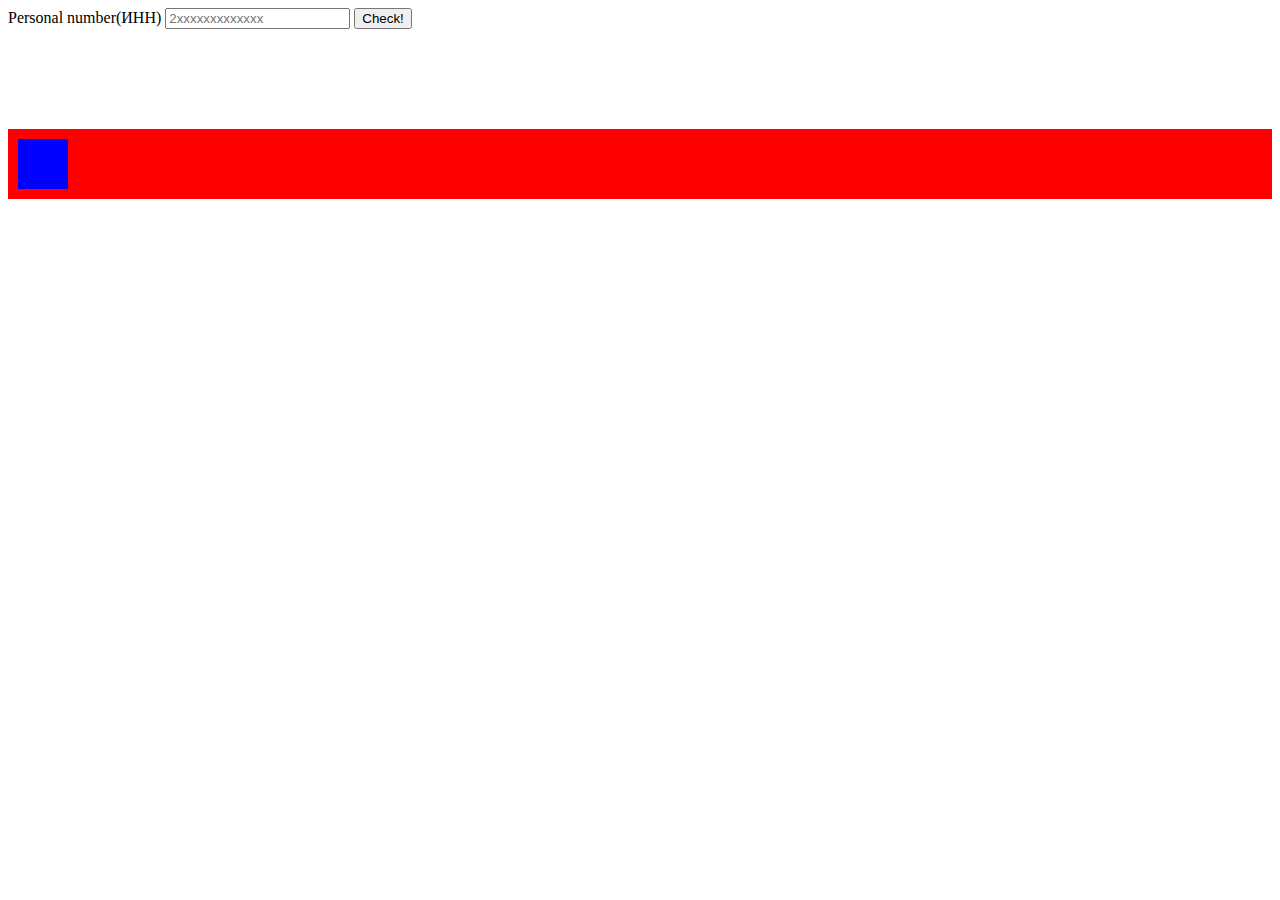
<file: HW1_Kurstan_17-01/index.html>
<!DOCTYPE html>
<html lang="en">
    <head>
        <meta charset="UTF-8">
        <meta http-equiv="X-UA-Compatible" content="IE=edge">
        <meta name="viewport" content="width=device-width, initial-scale=1.0">
        <title>Document</title>
        <link rel="stylesheet" href="css/style.css">
    </head>
    <body>
        <!-- Exercise 1 -->
        <div class="container">
            <label for="persnumInput">Personal number(ИНН)</label>
            <input class="persnumInput" placeholder="2xxxxxxxxxxxxx">
            <button class="persnumCheck">Check!</button>
            <span class="persnumResult"></span>
        </div>
        <!-- Exercise 2 -->
        <div class="bigBlock">
            <div class="smallBlock"></div>
        </div>
    </body>
    <script src="main.js"></script>
</html>
</file>
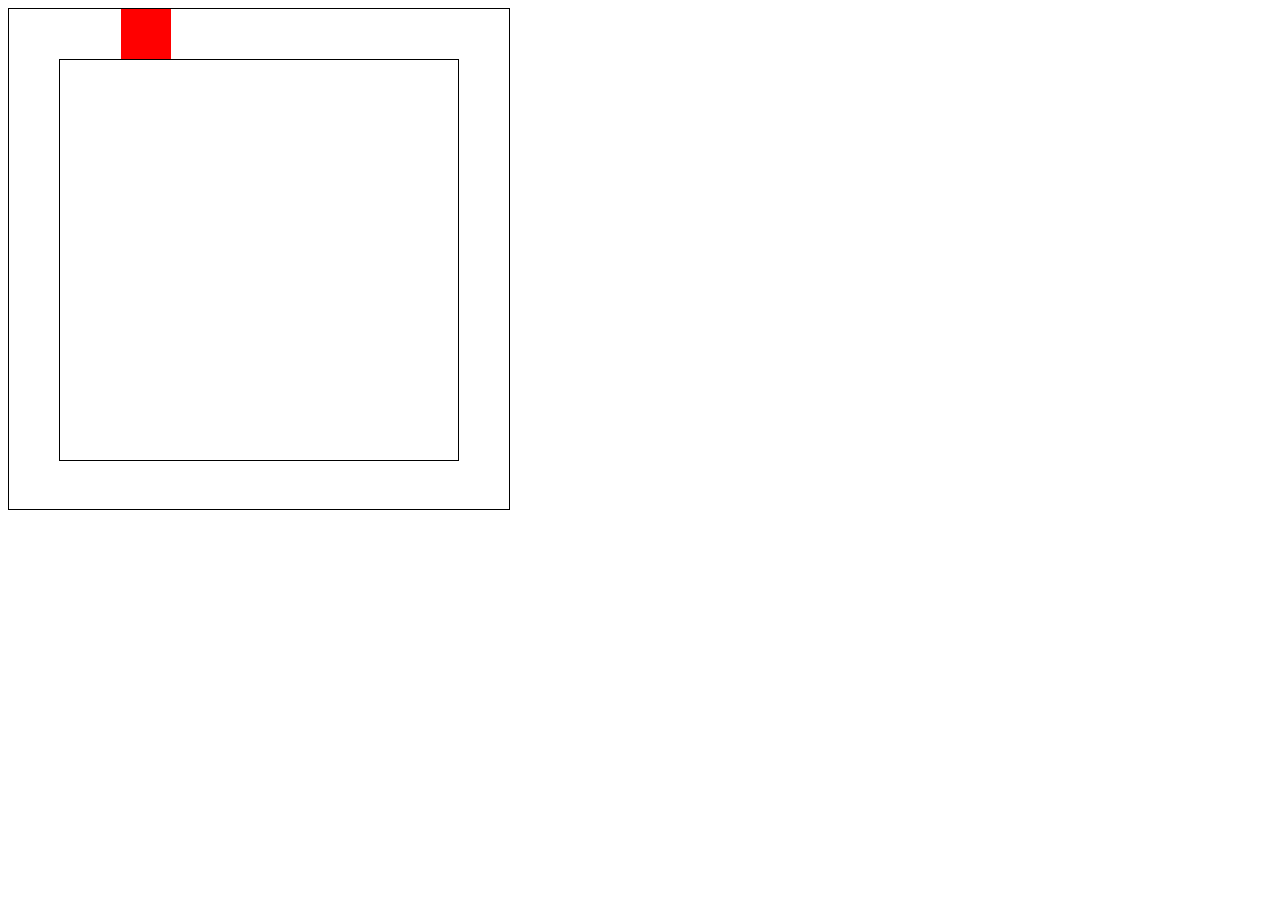
<file: HW2_Kurstan_17-01/index.html>
<!DOCTYPE html>
<html lang="en">
    <head>
        <meta charset="UTF-8">
        <meta http-equiv="X-UA-Compatible" content="IE=edge">
        <meta name="viewport" content="width=device-width, initial-scale=1.0">
        <title>Document</title>
        <link rel="stylesheet" href="css/style.css">
    </head>
    <body>
        <div class="box">
            <div class="block"></div>
            <div class="border"></div>
        </div>
    </body>
    <script src="app.js"></script>
</html>
</file>
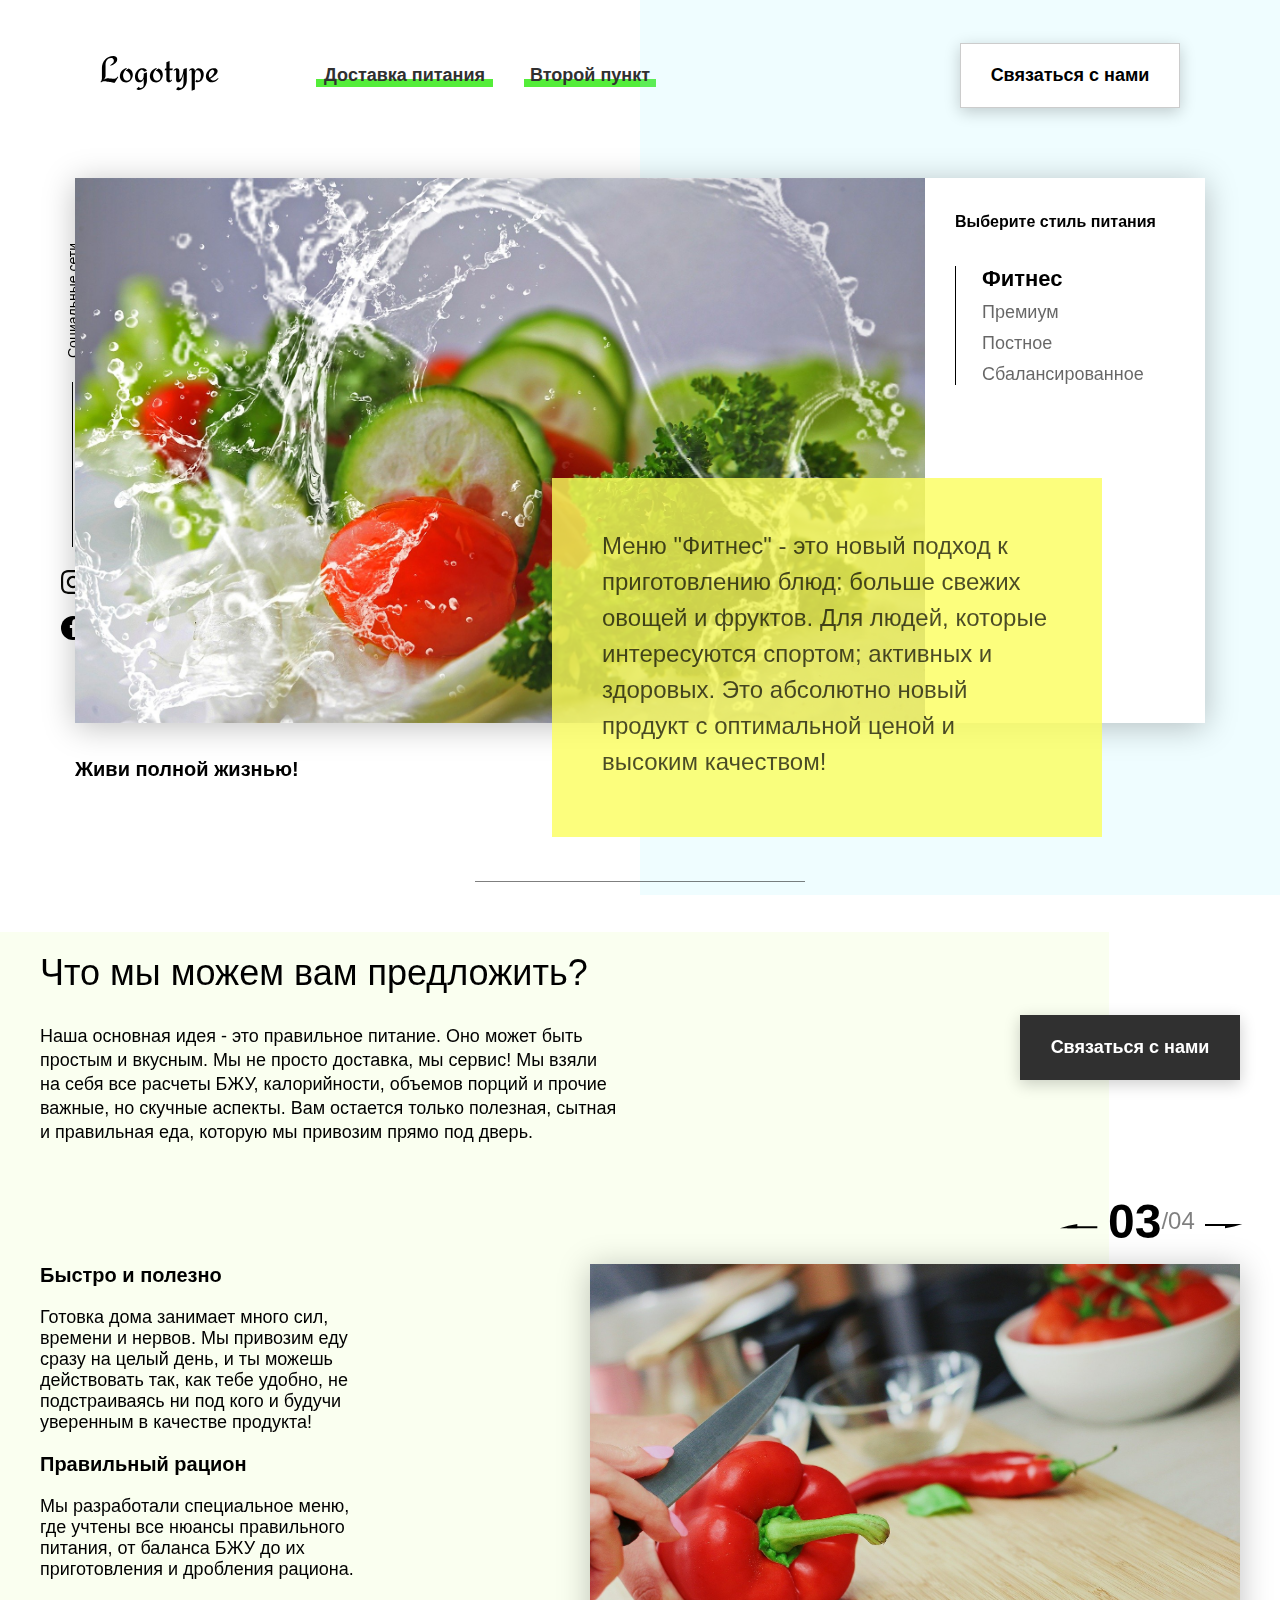
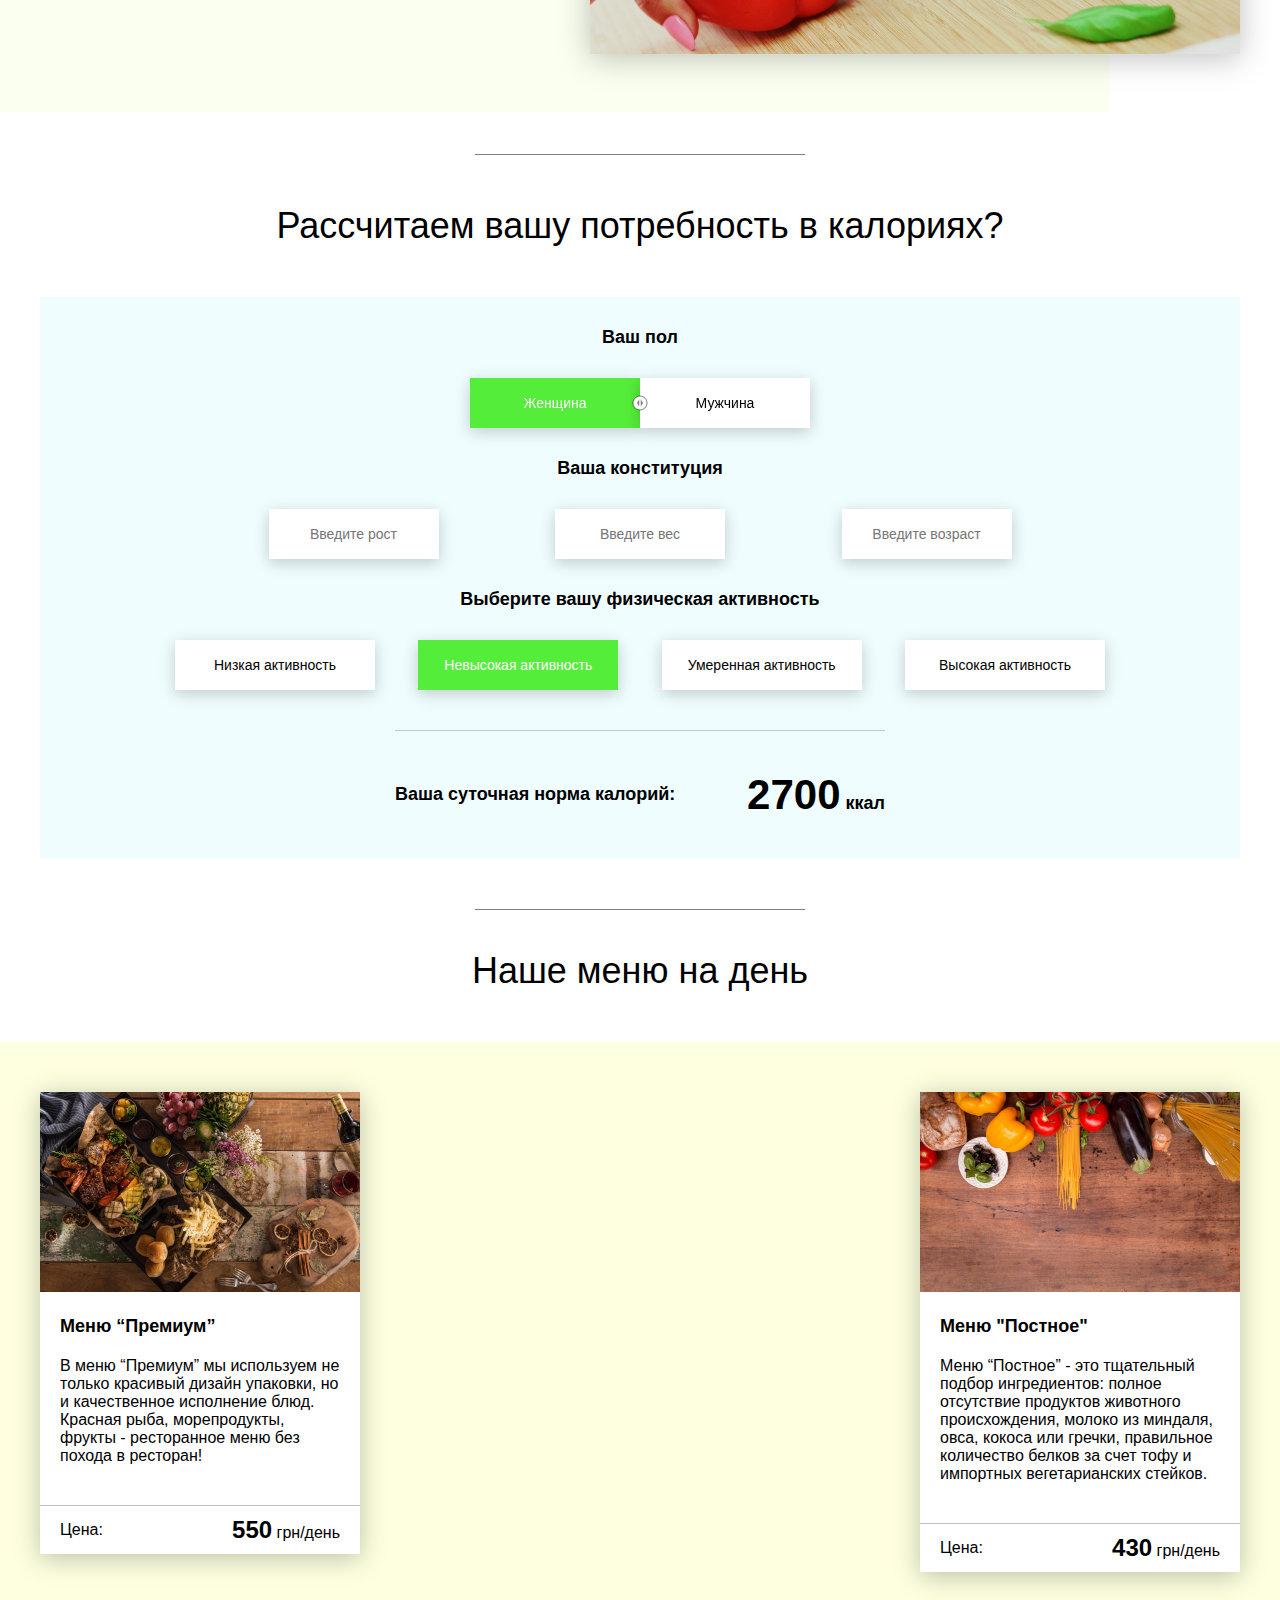
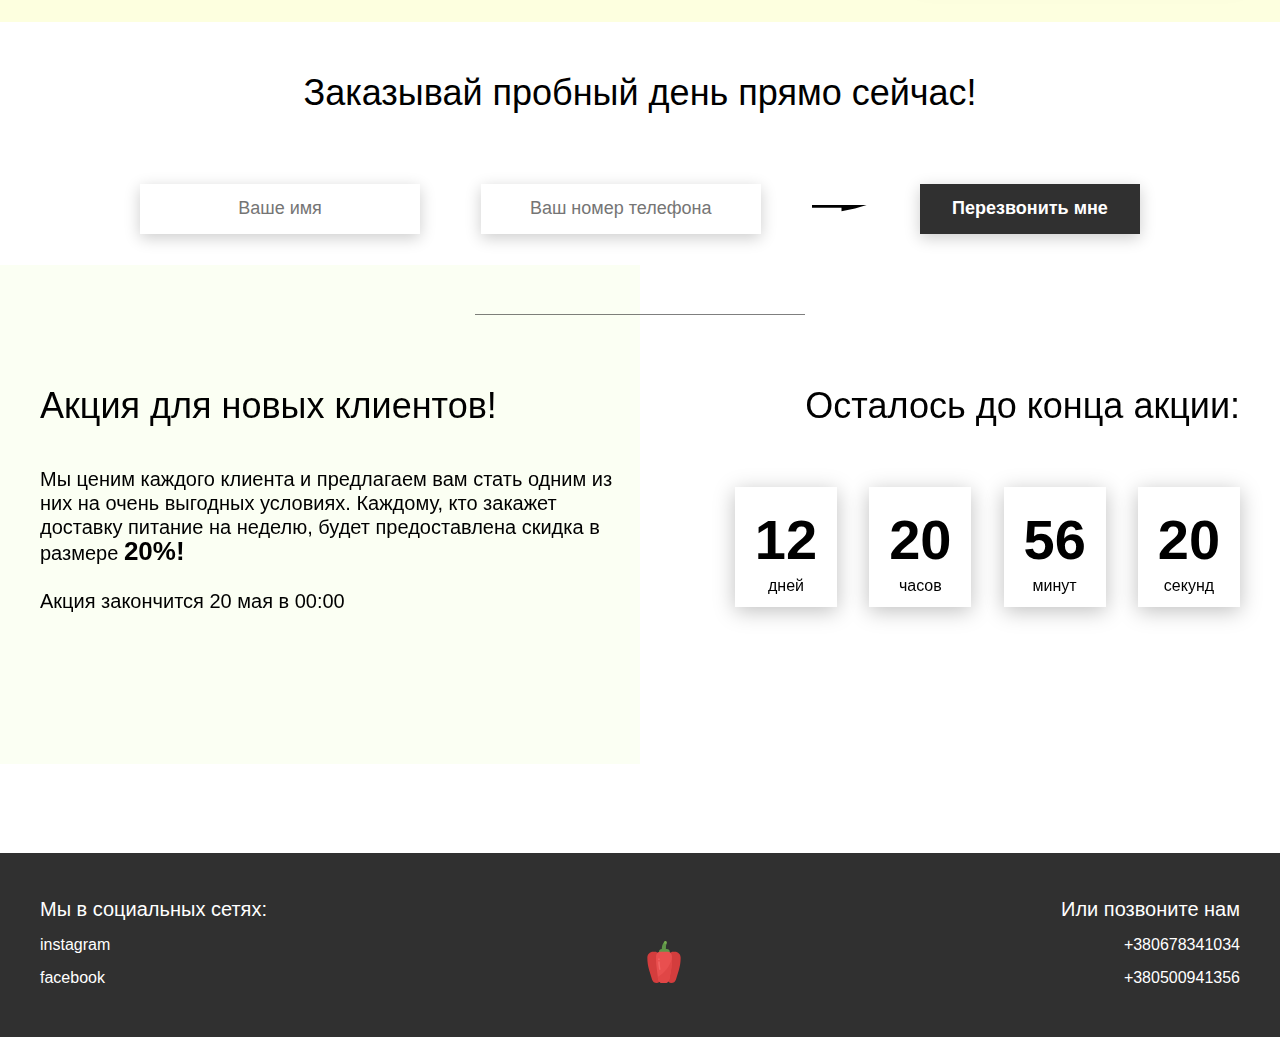
<file: HW3_Kurstan_17-01/index.html>
<!DOCTYPE html>
<html lang="en">
<head>
	<meta charset="UTF-8">
	<meta name="viewport" content="width=device-width, initial-scale=1.0">
	<title>Food</title>
	<link rel="stylesheet" href="css/style.css">
</head>
<body>
<header class="header">
	<div class="header__left-block">
		<div class="header__logo">
			<img src="icons/logo.svg" alt="Логотип">
		</div>
		<nav class="header__links">
			<a href="#" class="header__link">Доставка питания</a>
			<a href="#" class="header__link">Второй пункт</a>
		</nav>
	</div>
	<div class="header__right-block">
		<button data-modal class="btn btn_white">Связаться с нами</button>
	</div>
</header>
<div class="sidepanel">
	<div class="sidepanel__text"><span>Социальные сети</span></div>
	<div class="sidepanel__divider"></div>
	<a href="#" class="sidepanel__icon">
		<img src="icons/instagram.svg" alt="instagram">
	</a>
	<a href="#" class="sidepanel__icon">
		<img src="icons/facebook.svg" alt="facebook">
	</a>
</div>

<div class="preview">
	<div class="bgc_blue"></div>
	<div class="container">
		<div class="tabcontainer">
			<div class="tabcontent">
				<img src="img/tabs/vegy.jpg" alt="vegy">
				<div class="tabcontent__descr">
					Меню "Фитнес" - это новый подход к приготовлению блюд: больше свежих овощей и фруктов. Для людей,
					которые интересуются спортом; активных и здоровых. Это абсолютно новый продукт с оптимальной ценой и
					высоким качеством!
				</div>
			</div>
			<div class="tabcontent">
				<img src="img/tabs/elite.jpg" alt="elite">
				<div class="tabcontent__descr">
					Меню “Премиум” - мы используем не только красивый дизайн упаковки, но и качественное исполнение
					блюд. Красная рыба, морепродукты, фрукты - ресторанное меню без похода в ресторан!
				</div>
			</div>
			<div class="tabcontent">
				<img src="img/tabs/post.jpg" alt="post">
				<div class="tabcontent__descr">
					Наше специальное “Постное меню” - это тщательный подбор ингредиентов: полное отсутствие продуктов
					животного происхождения. Полная гармония с собой и природой в каждом элементе! Все будет Ом!
				</div>
			</div>
			<div class="tabcontent">
				<img src="img/tabs/hamburger.jpg" alt="vegy">
				<div class="tabcontent__descr">
					Меню "Сбалансированное" - это соответствие вашего рациона всем научным рекомендациям. Мы тщательно
					просчитываем вашу потребность в к/б/ж/у и создаем лучшие блюда для вас.
				</div>
			</div>
			<div class="tabheader">
				<h3>Выберите стиль питания</h3>
				<div class="tabheader__items">
					<div class="tabheader__item tabheader__item_active">Фитнес</div>
					<div class="tabheader__item">Премиум</div>
					<div class="tabheader__item">Постное</div>
					<div class="tabheader__item">Сбалансированное</div>
				</div>
			</div>
		</div>
		<div class="preview__life">Живи полной жизнью!</div>
	</div>
</div>

<div class="divider"></div>

<div class="offer">
	<div class="bgc_y"></div>
	<div class="container">
		<div class="offer__text">
			<h2 class="title">Что мы можем вам предложить?</h2>
			<div class="offer__descr">
				Наша основная идея - это правильное питание. Оно может быть простым и вкусным. Мы не просто доставка, мы
				сервис! Мы взяли на себя все расчеты БЖУ, калорийности, объемов порций и прочие важные, но скучные
				аспекты. Вам остается только полезная, сытная и правильная еда, которую мы привозим прямо под дверь.
			</div>
		</div>
		<div class="offer__action">
			<button data-modal class="btn btn_dark">Связаться с нами</button>
		</div>
	</div>
	<div class="container">
		<div class="offer__advantages">
			<h2>Быстро и полезно</h2>
			<div class="offer__advantages-text">
				Готовка дома занимает много сил, времени и нервов. Мы привозим еду сразу на целый день, и ты можешь
				действовать так, как тебе удобно, не подстраиваясь ни под кого и будучи уверенным в качестве продукта!
			</div>
			<h2>Правильный рацион</h2>
			<div class="offer__advantages-text">
				Мы разработали специальное меню, где учтены все нюансы правильного питания, от баланса БЖУ до их
				приготовления и дробления рациона.
			</div>
		</div>
		<div class="offer__slider">
			<div class="offer__slider-counter">
				<div class="offer__slider-prev">
					<img src="icons/left.svg" alt="prev">
				</div>
				<span id="current">03</span>
				/
				<span id="total">04</span>
				<div class="offer__slider-next">
					<img src="icons/right.svg" alt="next">
				</div>
			</div>
			<div class="offer__slider-wrapper">
				<div class="offer__slide">
					<img src="img/slider/pepper.jpg" alt="pepper">
				</div>
				<!-- <div class="offer__slide">
					<img src="img/slider/food-12.jpg" alt="food">
				</div>
				<div class="offer__slide">
					<img src="img/slider/olive-oil.jpg" alt="oil">
				</div>
				<div class="offer__slide">
					<img src="img/slider/paprika.jpg" alt="paprika">
				</div> -->
			</div>
		</div>
	</div>
</div>

<div class="divider"></div>

<div class="calculating">
	<div class="container">
		<h2 class="title">Рассчитаем вашу потребность в калориях?
		</h2>
		<div class="calculating__field">
			<div class="calculating__subtitle">
				Ваш пол
			</div>
			<div class="calculating__choose" id="gender">
				<div class="calculating__choose-item calculating__choose-item_active">Женщина</div>
				<div class="calculating__choose-item">Мужчина</div>
			</div>

			<div class="calculating__subtitle">
				Ваша конституция
			</div>
			<div class="calculating__choose calculating__choose_medium">
				<input type="text" id="height" placeholder="Введите рост" class="calculating__choose-item">
				<input type="text" id="weight" placeholder="Введите вес" class="calculating__choose-item">
				<input type="text" id="age" placeholder="Введите возраст" class="calculating__choose-item">
			</div>

			<div class="calculating__subtitle">
				Выберите вашу физическая активность
			</div>
			<div class="calculating__choose calculating__choose_big">
				<div id="low" class="calculating__choose-item">Низкая активность</div>
				<div id="small" class="calculating__choose-item calculating__choose-item_active">Невысокая активность
				</div>
				<div id="medium" class="calculating__choose-item">Умеренная активность</div>
				<div id="high" class="calculating__choose-item">Высокая активность</div>
			</div>

			<div class="calculating__divider"></div>

			<div class="calculating__total">
				<div class="calculating__subtitle">
					Ваша суточная норма калорий:
				</div>
				<div class="calculating__result">
					<span>2700</span> ккал
				</div>
			</div>
		</div>
	</div>
</div>

<div class="divider"></div>

<div class="menu">
	<h2 class="title">Наше меню на день</h2>

	<div class="menu__field">
		<div id="cardWrapper" class="container">
			<div class="menu__item">
				<img src="img/tabs/elite.jpg" alt="elite">
				<h3 class="menu__item-subtitle">Меню “Премиум”</h3>
				<div class="menu__item-descr">В меню “Премиум” мы используем не только красивый дизайн упаковки, но и
					качественное исполнение блюд. Красная рыба, морепродукты, фрукты - ресторанное меню без похода в
					ресторан!
				</div>
				<div class="menu__item-divider"></div>
				<div class="menu__item-price">
					<div class="menu__item-cost">Цена:</div>
					<div class="menu__item-total"><span>550</span> грн/день</div>
				</div>
			</div>
			<div class="menu__item">
				<img src="img/tabs/post.jpg" alt="post">
				<h3 class="menu__item-subtitle">Меню "Постное"</h3>
				<div class="menu__item-descr">Меню “Постное” - это тщательный подбор ингредиентов: полное отсутствие
					продуктов животного происхождения, молоко из миндаля, овса, кокоса или гречки, правильное количество
					белков за счет тофу и импортных вегетарианских стейков.
				</div>
				<div class="menu__item-divider"></div>
				<div class="menu__item-price">
					<div class="menu__item-cost">Цена:</div>
					<div class="menu__item-total"><span>430</span> грн/день</div>
				</div>
			</div>
		</div>
	</div>
</div>

<div class="order">
	<div class="container">
		<div class="title">Заказывай пробный день прямо сейчас!</div>
		<form action="#" class="order__form">
			<input required placeholder="Ваше имя" name="name" type="text" class="order__input">
			<input required placeholder="Ваш номер телефона" name="phone" type="phone" class="order__input">
			<img src="icons/right.svg" alt="right">
			<button class="btn btn_dark btn_min">Перезвонить мне</button>
		</form>
	</div>
</div>

<div class="divider"></div>

<div class="promotion">
	<div class="bgc_y"></div>
	<div class="container">
		<div class="promotion__text">
			<div class="title">Акция для новых клиентов!</div>
			<div class="promotion__descr">
				Мы ценим каждого клиента и предлагаем вам стать одним из них на очень выгодных условиях.
				Каждому, кто закажет доставку питание на неделю, будет предоставлена скидка в размере <span>20%!</span>
				<br><br>
				Акция закончится 20 мая в 00:00
			</div>
		</div>
		<div class="promotion__timer">
			<div class="title">Осталось до конца акции:</div>
			<div class="timer">
				<div class="timer__block">
					<span id="days">12</span>
					дней
				</div>
				<div class="timer__block">
					<span id="hours">20</span>
					часов
				</div>
				<div class="timer__block">
					<span id="minutes">56</span>
					минут
				</div>
				<div class="timer__block">
					<span id="seconds">20</span>
					секунд
				</div>
			</div>
		</div>
	</div>
</div>

<footer class="footer">
	<div class="container">
		<div class="social">
			<div class="subtitle">Мы в социальных сетях:</div>
			<a href="#" class="link">instagram</a>
			<a href="#" class="link">facebook</a>
		</div>
		<div class="pepper">
			<img src="icons/veg.svg" alt="pepper">
		</div>
		<div class="call">
			<div class="subtitle">Или позвоните нам</div>
			<a href="#" class="link">+380678341034</a>
			<a href="#" class="link">+380500941356</a>
		</div>
	</div>
</footer>

<div class="modal">
	<div class="modal__dialog">
		<div class="modal__content">
			<form action="#">
				<div class="modal__close">&times;</div>
				<div class="modal__title">Мы свяжемся с вами как можно быстрее!</div>
				<input required placeholder="Ваше имя" name="name" type="text" class="modal__input">
				<input required placeholder="Ваш номер телефона" name="phone" type="phone" class="modal__input">
				<button class="btn btn_dark btn_min">Перезвонить мне</button>
			</form>
		</div>
	</div>
</div>
<script src="js/app.js"></script>
</body>
</html>
</file>
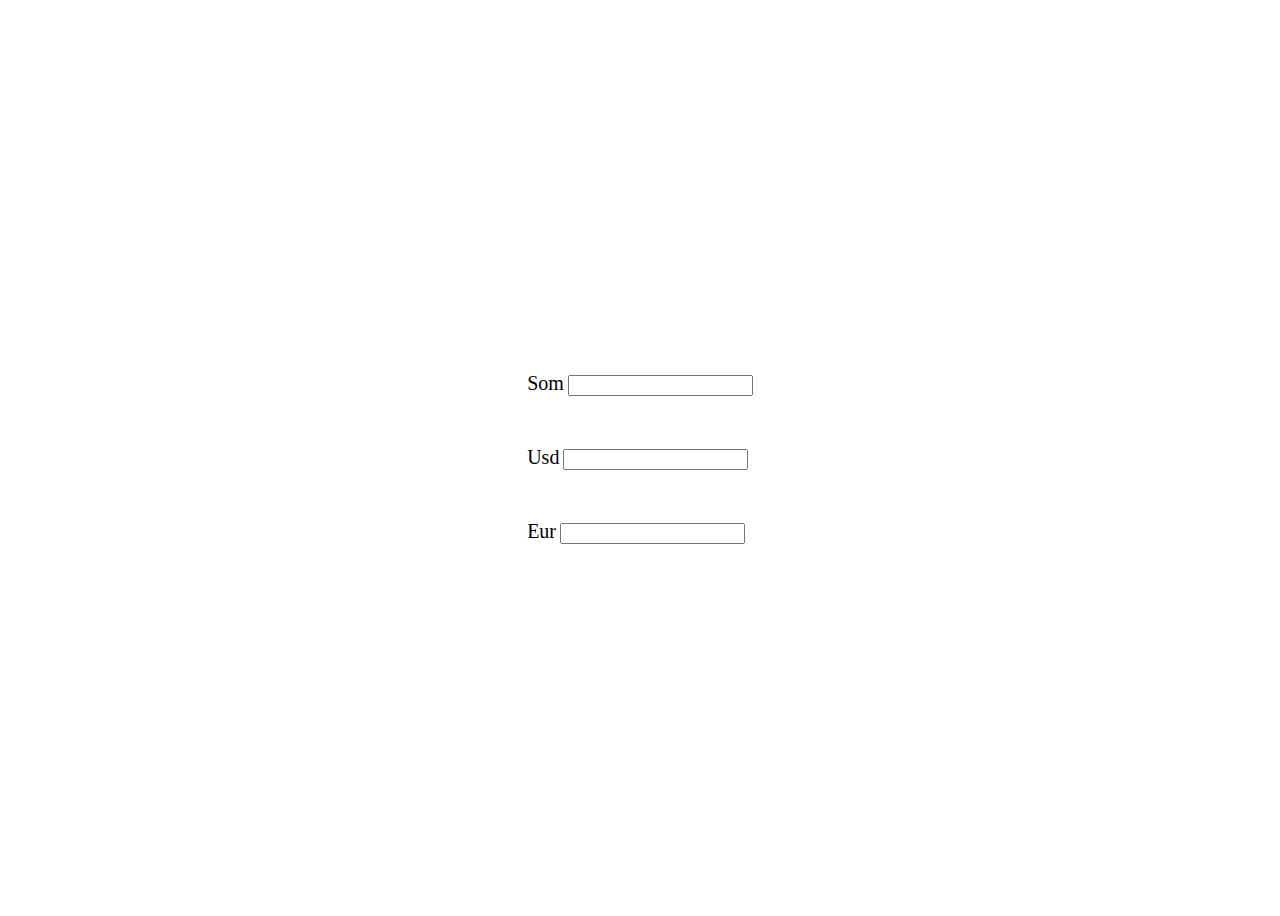
<file: HW5_Kurstan_17-01/ex_1/index.html>
<!DOCTYPE html>
<html lang="en">
<head>
    <meta charset="UTF-8">
    <meta http-equiv="X-UA-Compatible" content="IE=edge">
    <meta name="viewport" content="width=device-width, initial-scale=1.0">
    <title>Document</title>
    <style>
        body {
            display: flex;
            align-items: center;
            justify-content: center;
            height: 100vh;
        }

        .wrapper > div {
            display: flex;
            flex-direction: column;
        }
        .usd {
            margin-top: 50px;
        }
        .eur{
            margin-top: 50px;
        }
        input {
            padding: 10px, 20px; 
        }
        label {
            font-size: 20px;
        }
    </style>
</head>
<body>
    <div class="wrpapper">
        <div class="som">
            <label for="som">Som</label>
            <input id="som" type="number">
        </div>
        <div class="usd">
            <label for="usd">Usd</label>
            <input id="usd" type="number">
        </div>
        <div class="eur">
            <label for="eur">Eur</label>
            <input id="eur" type="number">
        </div>
    </div>
</body>
<script src="app.js"></script>
</html>
</file>
<file: HW1_Kurstan_17-01/css/style.css>
.bigBlock {
    position: relative;
    width: 100%;
    height: 70px;
    background-color: red;
    margin: 100px auto;
}

.smallBlock {
    margin: 10px;
    position: absolute;
    width: 50px;
    height: 50px;
    background-color: blue;
}
</file>
<file: HW2_Kurstan_17-01/css/style.css>
.box {
    width: 500px;
    height: 500px;
    border: 1px solid;
    position: relative;
}

.block {
    width: 50px;
    height: 50px; 
    background-color: red;
    position: absolute;
}

.border {
    width: 400x;
    height: 400px;
    margin: 50px;
    border: 1px solid;
}
</file>
<file: HW3_Kurstan_17-01/css/style.css>
* {
    box-sizing: border-box;
    margin: 0;
    padding: 0;
    font-family: Roboto, sans-serif;
}

a {
    text-decoration: none;
}

.btn {
    width: 220px;
    height: 65px;
    display: flex;
    justify-content: center;
    align-items: center;
    background-color: #fff;
    font-size: 18px;
    font-weight: 700;
    border: 1px solid rgba(0, 0, 0, 0.2);
    box-shadow: 0 4px 15px rgba(0, 0, 0, 0.2);
    cursor: pointer;
    transition: 0.3s all;
    outline: 0;
}

.btn_white {
    background-color: #fff;
}

.btn_dark {
    background-color: #303030;
    color: #fff;
    border: none;
}

.btn_min {
    height: 50px;
}

.btn:hover {
    box-shadow: 0 4px 30px rgba(0, 0, 0, 0.3);
}

.container {
    max-width: 1200px;
    margin: 0 auto;
}

.divider {
    width: 330px;
    height: 1px;
    margin: 0 auto;
    background-color: rgba(0, 0, 0, 0.5);
}

.title {
    font-size: 36px;
    font-weight: 400;
}

.header {
    display: flex;
    justify-content: space-between;
    align-items: center;
    height: 150px;
    padding: 0 100px;
}

.header__left-block {
    display: flex;
    justify-content: space-between;
    min-width: 550px;
}

.header__logo {
    max-width: 170px;
}

.header__logo img {
    width: 100%;
}

.header__links {
    display: flex;
    align-items: center;
}

.header__link {
    position: relative;
    margin-right: 45px;
    font-weight: 700;
    font-size: 18px;
    color: #303030;
}

.header__link:after {
    content: "";
    position: absolute;
    display: block;
    width: 110%;
    left: -5%;
    bottom: -1px;
    z-index: -1;
    height: 8px;
    background: #54ed39;
}

.header__link:last-child {
    margin-right: 0;
}

.sidepanel {
    position: fixed;
    left: 60px;
    top: 240px;
    height: 400px;
    width: 25px;
    display: flex;
    flex-direction: column;
    justify-content: space-between;
    align-items: center;
}

.sidepanel__text {
    width: 120px;
    height: 120px;
    font-size: 14px;
}

.sidepanel__text span {
    display: flex;
    transform: rotate(-90deg) translateX(-50px);
}

.sidepanel__divider {
    width: 1px;
    height: 165px;
    background-color: #000;
}

.sidepanel__icon {
    width: 24px;
    height: 24px;
}

.sidepanel__icon img {
    width: 100%;
}

.preview {
    padding: 28px 0 100px 0;
    position: relative;
}

.preview__life {
    font-weight: 700;
    font-size: 20px;
    margin-left: 35px;
    margin-top: 35px;
}

.bgc_blue {
    position: absolute;
    right: 0;
    top: -155px;
    width: 50vw;
    height: 900px;
    background: rgba(146, 242, 255, 0.15);
    z-index: -1;
}

.tabcontainer {
    display: flex;
    width: 1130px;
    margin: 0 auto;
    box-shadow: 0 4px 30px rgba(0, 0, 0, 0.25);
}

.tabcontent {
    width: 850px;
    position: relative;
}

.tabcontent img {
    width: 100%;
    height: 100%;
    object-fit: cover;
}

.tabcontent__descr {
    position: absolute;
    top: 300px;
    right: -177px;
    width: 550px;
    height: 359px;
    background: rgba(251, 254, 93, 0.8);
    padding: 50px;
    font-size: 24px;
    font-weight: 300;
    line-height: 36px;
    color: rgba(0, 0, 0, 0.7);
}

.tabheader {
    width: 280px;
    padding: 35px 30px;
    background-color: #fff;
}

.tabheader h3 {
    font-weight: 700;
    font-size: 16px;
}

.tabheader__items {
    margin-top: 35px;
    padding-left: 26px;
    border-left: 1px solid #000;
}

.tabheader__item {
    font-weight: 700;
    font-size: 18px;
    font-weight: 300;
    margin-top: 10px;
    color: rgba(0, 0, 0, 0.6);
    cursor: pointer;
    transition: 0.3s all;
}

.tabheader__item_active {
    color: #000;
    font-size: 22px;
    font-weight: 700;
}

.offer {
    padding: 70px 0 100px 0;
    position: relative;
}

.offer .container {
    display: flex;
    justify-content: space-between;
}

.offer .bgc_y {
    position: absolute;
    width: 1109px;
    height: 780px;
    background: rgba(243, 255, 222, 0.45);
    z-index: -1;
    top: 50px;
}

.offer__text {
    width: 580px;
}

.offer__descr {
    font-size: 18px;
    margin-top: 30px;
    font-weight: 300;
    line-height: 24px;
}

.offer__action {
    display: flex;
    align-items: center;
    justify-content: flex-end;
}

.offer__advantages {
    width: 330px;
    margin-top: 50px;
}

.offer__advantages h2 {
    font-weight: 700;
    font-size: 20px;
    margin-top: 20px;
}

.offer__advantages h2:first-child {
    margin-top: 70px;
}

.offer__advantages-text {
    margin-top: 20px;
    font-size: 18px;
    font-weight: 300;
    line-height: 21px;
}

.offer__slider {
    width: 650px;
    margin-top: 50px;
    display: flex;
    flex-direction: column;
    align-items: flex-end;
}

.offer__slider-counter {
    display: flex;
    width: 180px;
    align-items: center;
    font-size: 24px;
    color: rgba(0, 0, 0, 0.5);
}

.offer__slider-wrapper {
    width: 100%;
    margin-top: 15px;
    box-shadow: 0 4px 30px rgba(0, 0, 0, 0.25);
}

.offer__slider-prev {
    margin-right: 10px;
    cursor: pointer;
}

.offer__slider-next {
    margin-left: 10px;
    cursor: pointer;
}

.offer__slider #current {
    font-size: 48px;
    font-weight: 700;
    color: #000;
}

.offer__slide {
    width: 100%;
    height: 390px;
}

.offer__slide img {
    width: 100%;
    height: 100%;
    object-fit: cover;
}

.calculating {
    padding: 50px 0;
}

.calculating .title {
    text-align: center;
}

.calculating__field {
    width: 100%;
    margin-top: 50px;
    background: rgba(146, 242, 255, 0.15);
    padding: 30px 0 40px 0;
}

.calculating__subtitle {
    text-align: center;
    font-size: 18px;
    font-weight: 700;
    margin-top: 30px;
}

.calculating__subtitle:first-child {
    margin-top: 0;
}

.calculating #gender:after {
    content: "";
    position: absolute;
    top: 50%;
    transform: translateY(-50%);
    display: block;
    width: 16px;
    height: 16px;
    background: url(../icons/switch.svg) center center/cover no-repeat;
}

.calculating__choose {
    position: relative;
    display: flex;
    margin-top: 30px;
    justify-content: center;
}

.calculating__choose-item {
    display: flex;
    align-items: center;
    justify-content: center;
    width: 170px;
    height: 50px;
    padding: 0 10px;
    background: #fff;
    box-shadow: 0 4px 15px rgba(0, 0, 0, 0.2);
    border: none;
    text-align: center;
    font-size: 14px;
    cursor: pointer;
    outline: 0;
    transition: 0.3s all;
}

.calculating__choose-item_active {
    color: #fff;
    background-color: #54ed39;
}

.calculating__choose_medium {
    width: 743px;
    justify-content: space-between;
    margin: 30px auto 0 auto;
}

.calculating__choose_big {
    width: 930px;
    justify-content: space-between;
    margin: 30px auto 0 auto;
}

.calculating__choose_big .calculating__choose-item {
    width: 200px;
}

.calculating__divider {
    width: 490px;
    height: 1px;
    margin: 40px auto;
    background-color: rgba(0, 0, 0, 0.2);
}

.calculating__total {
    width: 490px;
    margin: 0 auto;
    display: flex;
    justify-content: space-between;
    align-items: center;
}

.calculating__result {
    font-size: 18px;
    font-weight: 700;
}

.calculating__result span {
    font-size: 42px;
}

.menu {
    padding: 40px 0 50px 0;
}

.menu .container {
    display: flex;
    justify-content: space-between;
    align-items: flex-start;
}

.menu .title {
    text-align: center;
}

.menu__field {
    margin-top: 50px;
    padding: 50px 0;
    width: 100%;
    background: rgba(249, 254, 126, 0.25);
}

.menu__item {
    width: 320px;
    min-height: 450px;
    background: #fff;
    box-shadow: 0 4px 25px rgba(0, 0, 0, 0.25);
    font-size: 16px;
    font-weight: 300;
}

.menu__item img {
    width: 100%;
    height: 200px;
    object-fit: cover;
}

.menu__item-subtitle {
    font-weight: 700;
    font-size: 18px;
    padding: 0 20px;
    margin-top: 20px;
}

.menu__item-descr {
    margin-top: 20px;
    padding: 0 20px;
}

.menu__item-divider {
    width: 100%;
    height: 1px;
    background-color: rgba(0, 0, 0, 0.25);
    margin-top: 40px;
}

.menu__item-price {
    display: flex;
    justify-content: space-between;
    align-items: center;
    padding: 10px 20px;
}

.menu__item-price span {
    font-size: 24px;
    font-weight: 700;
}

.order {
    padding-bottom: 80px;
}

.order .title {
    text-align: center;
}

.order__form {
    margin-top: 70px;
    padding: 0 100px;
    display: flex;
    justify-content: space-between;
    align-items: center;
}

.order__form img {
    transform: scale(1.5);
}

.order__input {
    width: 280px;
    height: 50px;
    background: #fff;
    box-shadow: 0 4px 15px rgba(0, 0, 0, 0.2);
    border: none;
    font-size: 18px;
    text-align: center;
    padding: 0 20px;
    outline: 0;
}

.promotion {
    padding: 70px 0 240px 0;
    position: relative;
}

.promotion .container {
    display: flex;
}

.promotion .bgc_y {
    position: absolute;
    width: 50%;
    height: 499px;
    background: rgba(243, 255, 222, 0.35);
    z-index: -1;
    top: -50px;
    left: 0;
}

.promotion__text {
    width: 50%;
}

.promotion__descr {
    margin-top: 40px;
    font-size: 20px;
    line-height: 24px;
    font-weight: 300;
}

.promotion__descr span {
    font-weight: 700;
    font-size: 26px;
}

.promotion__timer {
    width: 50%;
}

.promotion__timer .title {
    text-align: right;
}

.promotion__timer .timer {
    margin-top: 60px;
    padding-left: 95px;
    display: flex;
    justify-content: space-between;
    align-items: center;
}

.promotion__timer .timer__block {
    width: 102px;
    height: 120px;
    background: #fff;
    box-shadow: 0 4px 20px rgba(0, 0, 0, 0.25);
    font-size: 16px;
    font-weight: 300;
    text-align: center;
}

.promotion__timer .timer__block span {
    display: block;
    margin-top: 20px;
    margin-bottom: 5px;
    font-size: 56px;
    font-weight: 700;
}

.footer {
    min-height: 180px;
    background-color: #303030;
    padding: 45px 0 50px 0;
    color: #fff;
}

.footer .container {
    height: 100%;
    display: flex;
    justify-content: space-between;
    align-items: flex-end;
}

.footer .subtitle {
    font-size: 20px;
}

.footer .link {
    display: block;
    margin-top: 15px;
    font-size: 16px;
    color: #fff;
}

.footer .call {
    text-align: right;
}

.modal {
    position: fixed;
    top: 0;
    left: 0;
    z-index: 1050;
    display: none;
    width: 100%;
    height: 100%;
    overflow: hidden;
    background-color: rgba(0, 0, 0, 0.5);
}

.modal__dialog {
    max-width: 500px;
    margin: 40px auto;
}

.modal__content {
    position: relative;
    width: 100%;
    padding: 40px;
    background-color: #fff;
    border: 1px solid rgba(0, 0, 0, 0.2);
    border-radius: 4px;
    max-height: 80vh;
    overflow-y: auto;
}

.modal__close {
    position: absolute;
    top: 8px;
    right: 14px;
    font-size: 30px;
    color: #000;
    opacity: 0.5;
    font-weight: 700;
    border: none;
    background-color: transparent;
    cursor: pointer;
}

.modal__title {
    text-align: center;
    font-size: 22px;
    text-transform: uppercase;
}

.modal__input {
    display: block;
    margin: 20px auto 20px auto;
    width: 280px;
    height: 50px;
    background: #fff;
    box-shadow: 0 4px 15px rgba(0, 0, 0, 0.2);
    border: none;
    font-size: 18px;
    text-align: center;
    padding: 0 20px;
    outline: 0;
}

.modal .btn {
    display: block;
    width: 280px;
    margin: 0 auto;
}
.hide {
    display: none;
}
.show {
    display: block;
}
.fade {
    animation: fade 1.7s linear;
}

@keyframes fade {
    0% {
        opacity: .1;
    }
    100% {
        opacity: 1;
    }
}
</file>
